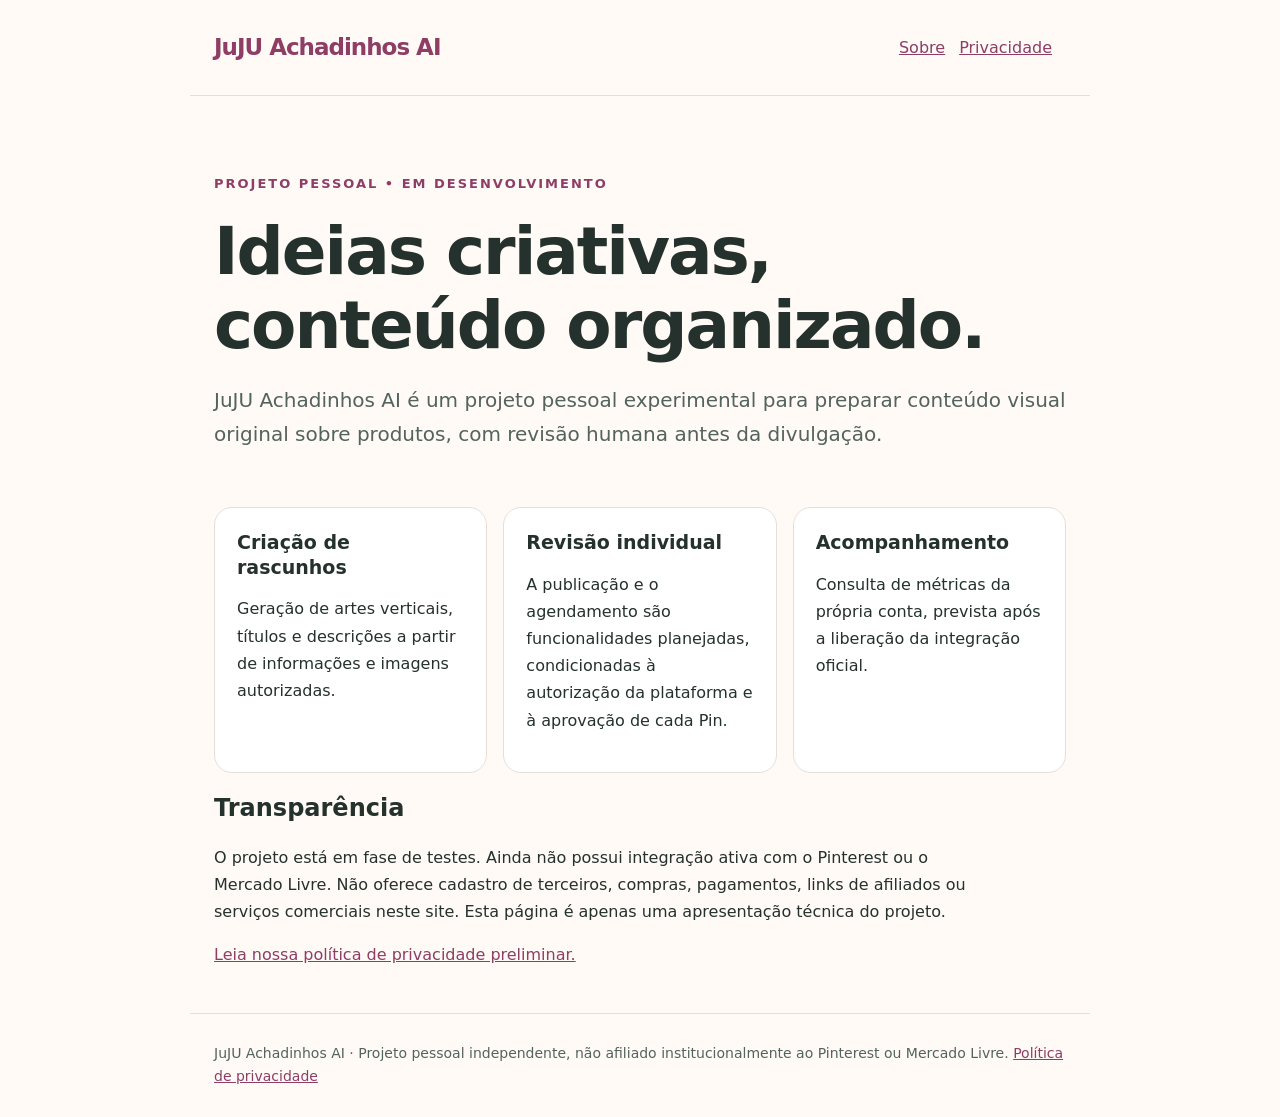
<file: index.html>
<!doctype html><html lang="pt-BR"><head><meta charset="utf-8"><meta name="viewport" content="width=device-width,initial-scale=1"><meta name="description" content="Documentação pública do projeto pessoal JuJU Achadinhos AI."><title>Sobre o projeto | JuJU Achadinhos AI</title><link rel="stylesheet" href="style.css"></head><body><header><a class="brand" href="./">JuJU Achadinhos AI</a><nav aria-label="Navegação"><a href="./">Sobre</a><a href="privacidade.html">Privacidade</a></nav></header><main><section class="hero"><p class="eyebrow">Projeto pessoal • Em desenvolvimento</p><h1>Ideias criativas, conteúdo organizado.</h1><p class="intro">JuJU Achadinhos AI é um projeto pessoal experimental para preparar conteúdo visual original sobre produtos, com revisão humana antes da divulgação.</p></section><section class="cards" aria-label="Funcionalidades"><article class="card"><h2>Criação de rascunhos</h2><p>Geração de artes verticais, títulos e descrições a partir de informações e imagens autorizadas.</p></article><article class="card"><h2>Revisão individual</h2><p>A publicação e o agendamento são funcionalidades planejadas, condicionadas à autorização da plataforma e à aprovação de cada Pin.</p></article><article class="card"><h2>Acompanhamento</h2><p>Consulta de métricas da própria conta, prevista após a liberação da integração oficial.</p></article></section><section><h2>Transparência</h2><p>O projeto está em fase de testes. Ainda não possui integração ativa com o Pinterest ou o Mercado Livre. Não oferece cadastro de terceiros, compras, pagamentos, links de afiliados ou serviços comerciais neste site. Esta página é apenas uma apresentação técnica do projeto.</p><p><a href="privacidade.html">Leia nossa política de privacidade preliminar.</a></p></section></main><footer>JuJU Achadinhos AI · Projeto pessoal independente, não afiliado institucionalmente ao Pinterest ou Mercado Livre. <a href="privacidade.html">Política de privacidade</a></footer></body></html>
</file>
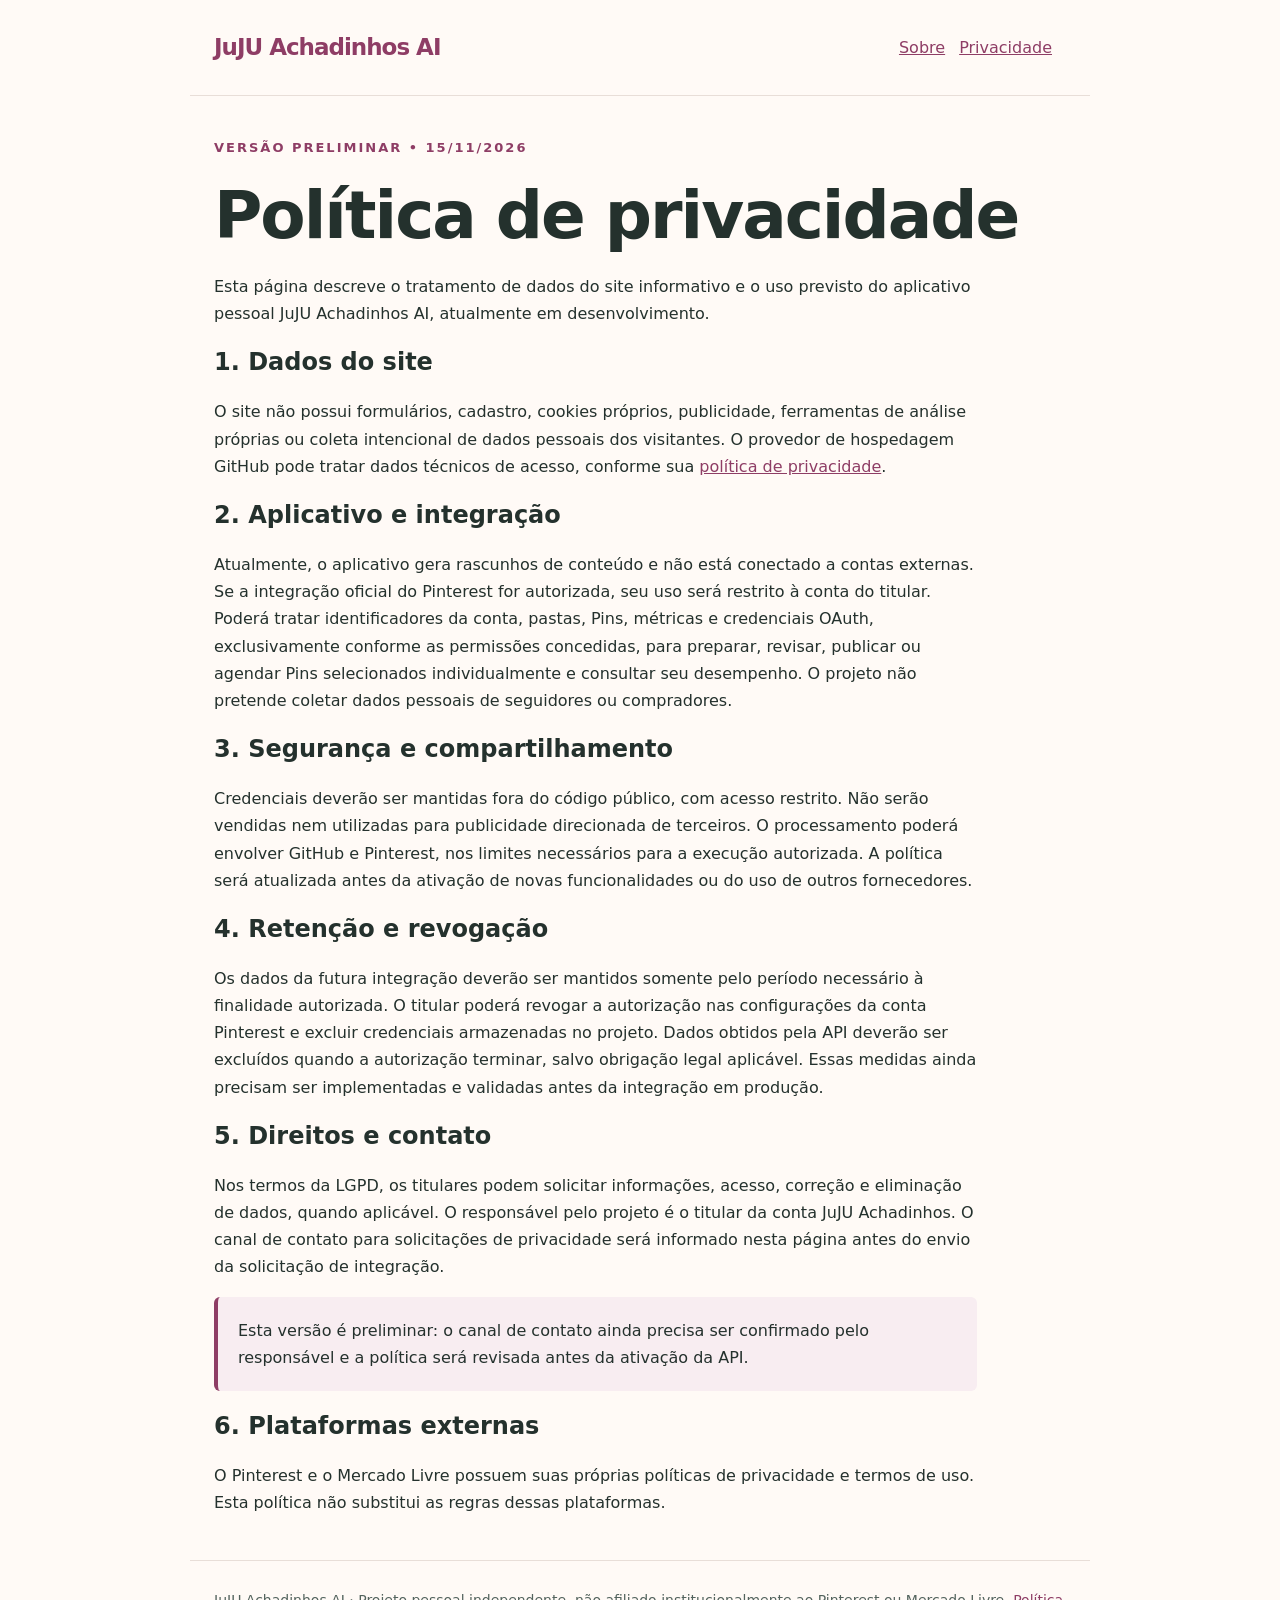
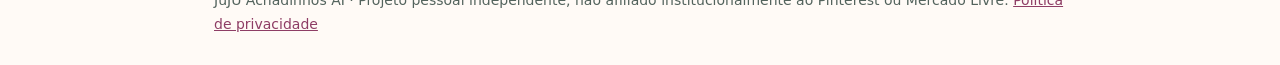
<file: privacidade.html>
<!doctype html><html lang="pt-BR"><head><meta charset="utf-8"><meta name="viewport" content="width=device-width,initial-scale=1"><meta name="description" content="Documentação pública do projeto pessoal JuJU Achadinhos AI."><title>Política de privacidade | JuJU Achadinhos AI</title><link rel="stylesheet" href="style.css"></head><body><header><a class="brand" href="./">JuJU Achadinhos AI</a><nav aria-label="Navegação"><a href="./">Sobre</a><a href="privacidade.html">Privacidade</a></nav></header><main><p class="eyebrow">Versão preliminar • 15/11/2026</p><h1>Política de privacidade</h1><p>Esta página descreve o tratamento de dados do site informativo e o uso previsto do aplicativo pessoal JuJU Achadinhos AI, atualmente em desenvolvimento.</p><h2>1. Dados do site</h2><p>O site não possui formulários, cadastro, cookies próprios, publicidade, ferramentas de análise próprias ou coleta intencional de dados pessoais dos visitantes. O provedor de hospedagem GitHub pode tratar dados técnicos de acesso, conforme sua <a href="https://docs.github.com/en/site-policy/privacy-policies/github-general-privacy-statement">política de privacidade</a>.</p><h2>2. Aplicativo e integração</h2><p>Atualmente, o aplicativo gera rascunhos de conteúdo e não está conectado a contas externas. Se a integração oficial do Pinterest for autorizada, seu uso será restrito à conta do titular. Poderá tratar identificadores da conta, pastas, Pins, métricas e credenciais OAuth, exclusivamente conforme as permissões concedidas, para preparar, revisar, publicar ou agendar Pins selecionados individualmente e consultar seu desempenho. O projeto não pretende coletar dados pessoais de seguidores ou compradores.</p><h2>3. Segurança e compartilhamento</h2><p>Credenciais deverão ser mantidas fora do código público, com acesso restrito. Não serão vendidas nem utilizadas para publicidade direcionada de terceiros. O processamento poderá envolver GitHub e Pinterest, nos limites necessários para a execução autorizada. A política será atualizada antes da ativação de novas funcionalidades ou do uso de outros fornecedores.</p><h2>4. Retenção e revogação</h2><p>Os dados da futura integração deverão ser mantidos somente pelo período necessário à finalidade autorizada. O titular poderá revogar a autorização nas configurações da conta Pinterest e excluir credenciais armazenadas no projeto. Dados obtidos pela API deverão ser excluídos quando a autorização terminar, salvo obrigação legal aplicável. Essas medidas ainda precisam ser implementadas e validadas antes da integração em produção.</p><h2>5. Direitos e contato</h2><p>Nos termos da LGPD, os titulares podem solicitar informações, acesso, correção e eliminação de dados, quando aplicável. O responsável pelo projeto é o titular da conta JuJU Achadinhos. O canal de contato para solicitações de privacidade será informado nesta página antes do envio da solicitação de integração.</p><p class="note">Esta versão é preliminar: o canal de contato ainda precisa ser confirmado pelo responsável e a política será revisada antes da ativação da API.</p><h2>6. Plataformas externas</h2><p>O Pinterest e o Mercado Livre possuem suas próprias políticas de privacidade e termos de uso. Esta política não substitui as regras dessas plataformas.</p></main><footer>JuJU Achadinhos AI · Projeto pessoal independente, não afiliado institucionalmente ao Pinterest ou Mercado Livre. <a href="privacidade.html">Política de privacidade</a></footer></body></html>
</file>
<file: style.css>
:root{color-scheme:light;--ink:#24312d;--muted:#53635d;--accent:#8e3d65;--paper:#fffaf6;--line:#e8ded8}*{box-sizing:border-box}body{margin:0;background:var(--paper);color:var(--ink);font-family:system-ui,-apple-system,BlinkMacSystemFont,"Segoe UI",sans-serif;line-height:1.7}header,main,footer{max-width:900px;margin:auto;padding:28px 24px}header{display:flex;justify-content:space-between;align-items:center;gap:20px;flex-wrap:wrap;border-bottom:1px solid var(--line)}.brand{font-size:23px;font-weight:800;letter-spacing:-1px;color:var(--accent);text-decoration:none}nav a{margin-right:14px}a{color:var(--accent)}h1{font-size:clamp(36px,6vw,66px);line-height:1.12;letter-spacing:-2px;margin:20px 0}h2{line-height:1.3}p{max-width:75ch}.hero{padding:36px 0}.eyebrow{font-size:13px;letter-spacing:2px;font-weight:700;text-transform:uppercase;color:var(--accent)}.intro{font-size:20px;color:var(--muted)}.cards{display:grid;grid-template-columns:repeat(auto-fit,minmax(220px,1fr));gap:16px}.card{padding:22px;background:white;border:1px solid var(--line);border-radius:18px}.card h2{font-size:19px;margin:0}.note{padding:20px;border-left:4px solid var(--accent);background:#f8edf1;border-radius:6px}footer{font-size:14px;color:var(--muted);border-top:1px solid var(--line)}:focus-visible{outline:3px solid var(--accent);outline-offset:4px}
</file>
